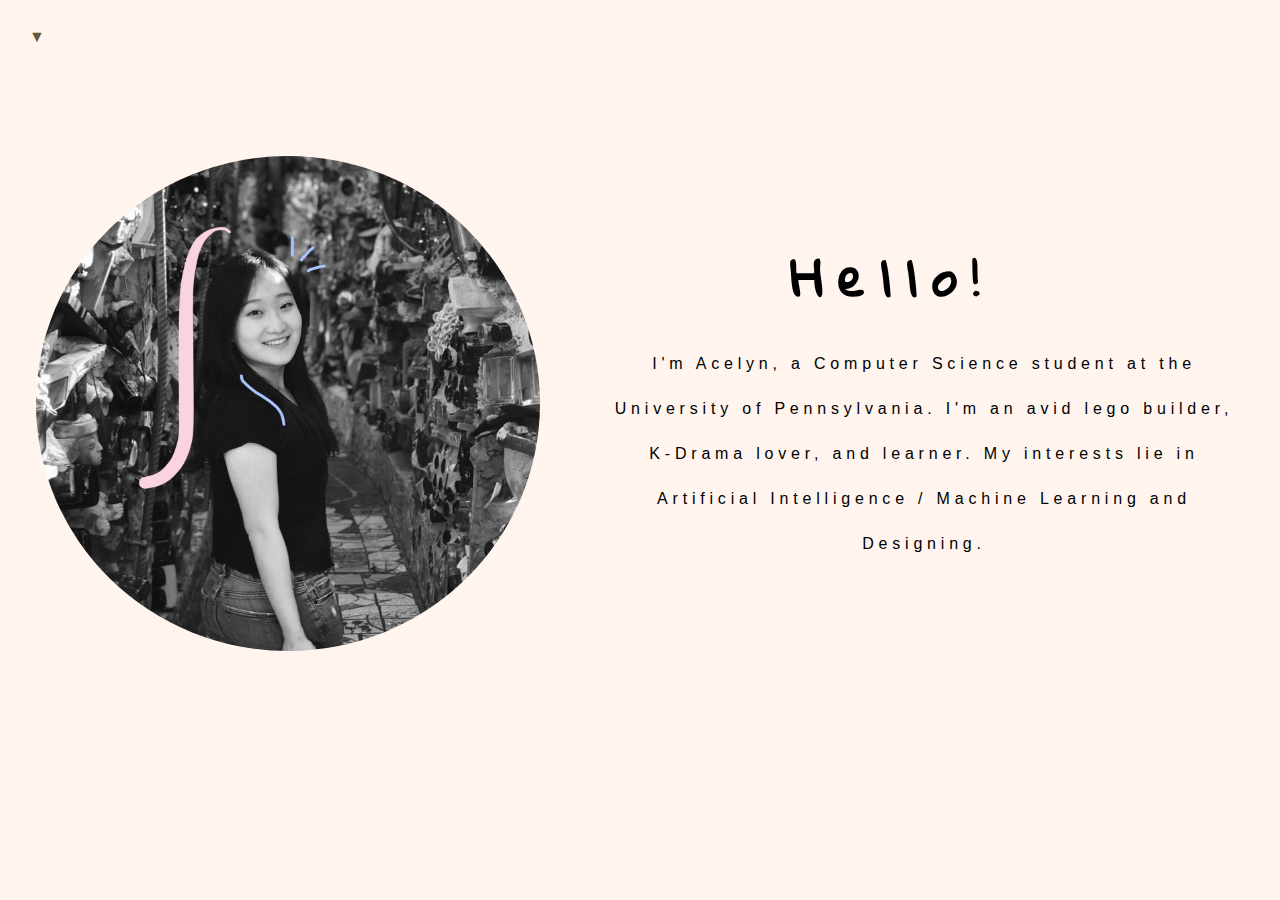
<file: pages/introduction.html>
<!DOCTYPE html>
<html>
<head>
	<title>Introduction</title>
	<link rel="stylesheet" href="introstyle.css">
	<link href="https://fonts.googleapis.com/css2?family=Cedarville+Cursive&family=Major+Mono+Display&display=swap" rel="stylesheet">
	<link href="https://fonts.googleapis.com/css2?family=Cedarville+Cursive&family=Major+Mono+Display&family=Open+Sans+Condensed:wght@300&display=swap" rel="stylesheet">
	<link href="https://fonts.googleapis.com/css2?family=Gloria+Hallelujah&display=swap" rel="stylesheet">
	<link href="https://fonts.googleapis.com/css2?family=PT+Sans:wght@700&display=swap" rel="stylesheet">
</head>
<body>
	<meta name="viewport" content="width=device-width, initial-scale=1.0">
	<header>
		<div class="dropdown">
		 	<button class="dropbtn">▼
	     	 	<i class="fa fa-caret-down"></i>
	    	</button>
		 	<div id="navigation">
		 		<a href="index.html">Home</a>
			  	<a href="">Introduction</a>
				<a href="aboutme.html">About me</a>
				<a href="links.html">Portfolio</a>
			</div>
		</div>
	</header>
	<div id="picture">
		<img id="self" src="../resources/drawself2.jpg">
		<div id=caption>
			<span id="hello">Hello!</span> 
			<p>
				I'm Acelyn, a Computer Science student at the University of Pennsylvania. I'm an avid lego builder, K-Drama lover, and learner. My interests lie in Artificial Intelligence / Machine Learning and Designing.
			</p>
		</div>
	</div>
</body>
</html>
</file>
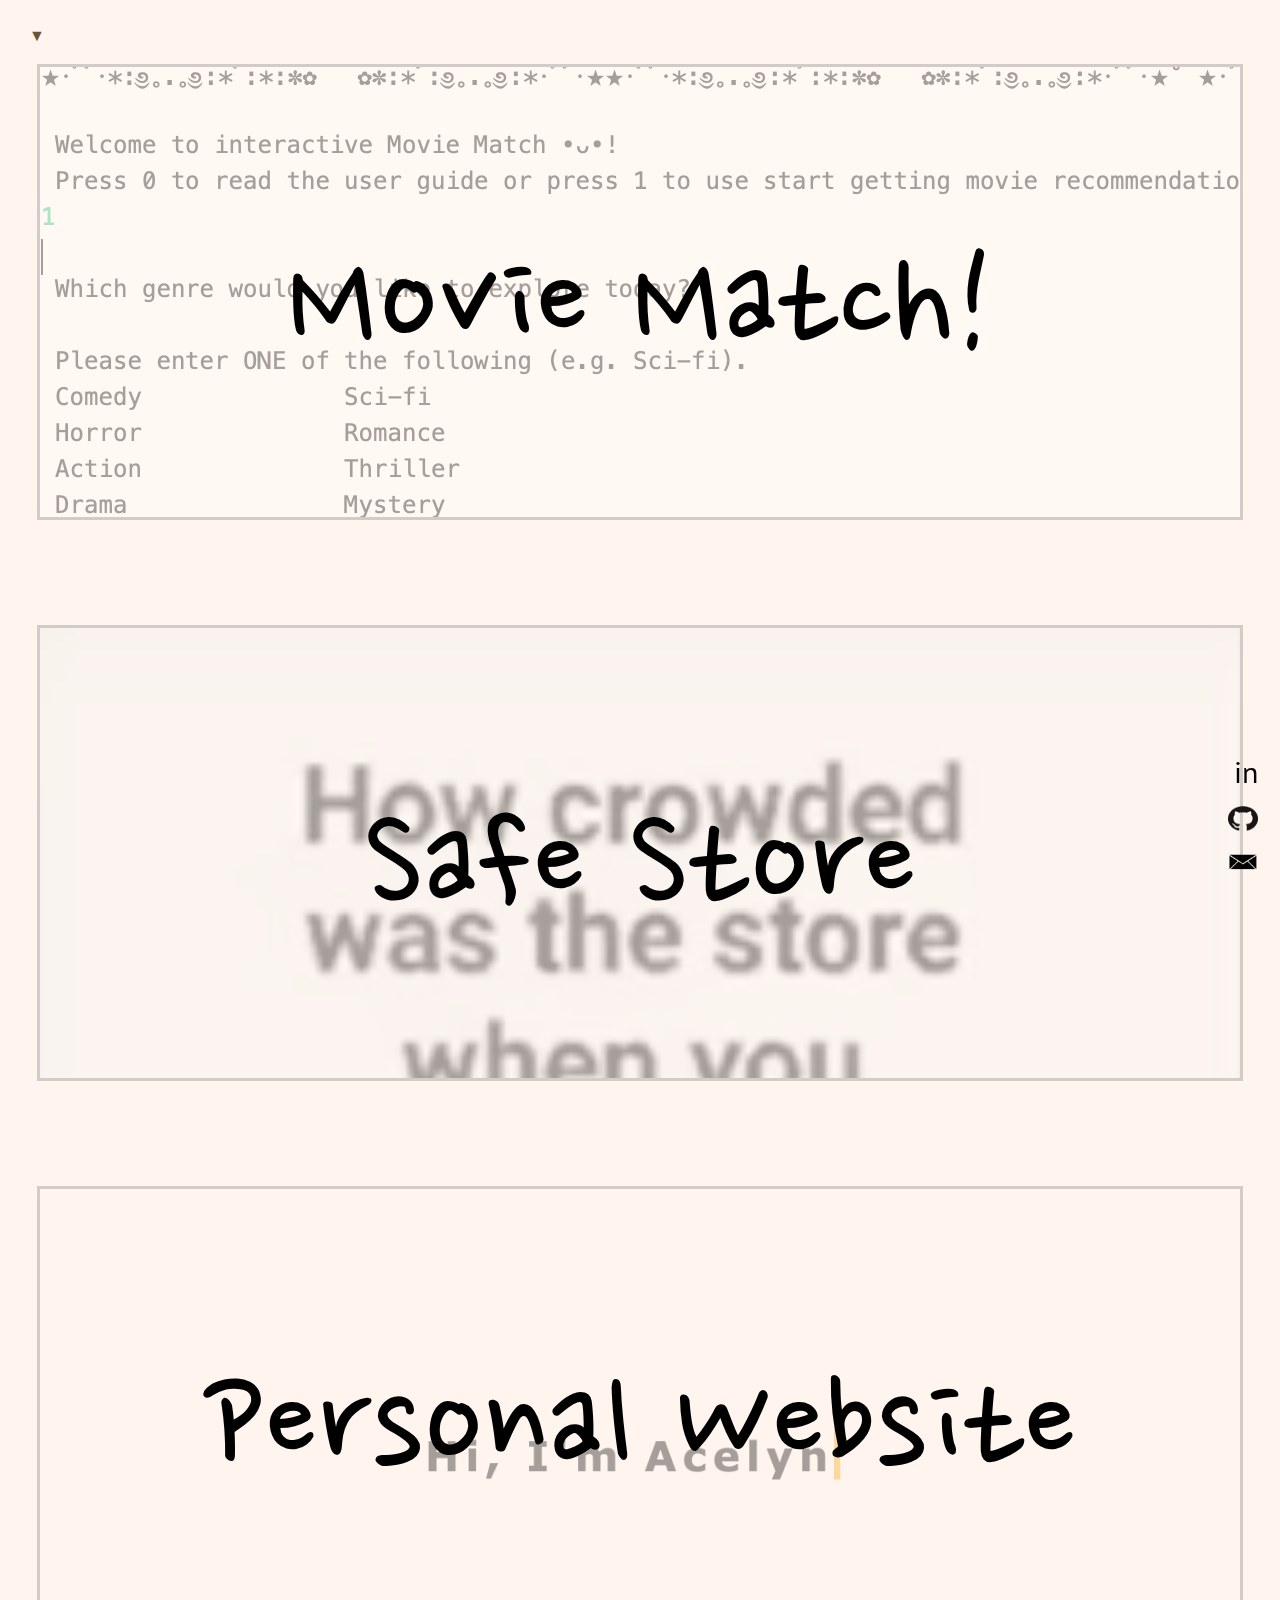
<file: pages/links.html>
<!DOCTYPE html>
<html>
<head>
	<title>Links</title>
	<link rel="stylesheet" href="linkstyle.css">
	<link href="https://fonts.googleapis.com/css2?family=PT+Sans:wght@700&display=swap" rel="stylesheet">
	<link href="https://fonts.googleapis.com/css2?family=Nanum+Pen+Script&display=swap" rel="stylesheet">
</head>
<body>
	<meta name="viewport" content="width=device-width, initial-scale=1.0">
	<header>
		<div class="dropdown">
		 	<button class="dropbtn">▼
	     	 	<i class="fa fa-caret-down"></i>
	    	</button>
		 	<div id="navigation">
		 		<a href="index.html">Home</a>
			  	<a href="introduction.html">Introduction</a>
				<a href="aboutme.html">About me</a>
				<a href="">Portfolio</a>
			</div>
		</div>
	</header>
	<div id="moviemain">
		<p id="moviedetail">Java (jsoup & regex)</p>
		<p id="labelmovie">Movie Match!</p>
		<a id="movie" href="https://github.com/ac-hj/Movie-Match-" target="_blank">
		</a>
	</div>
	<div id="safemain">
		<p id="safedetail">React, JSON</p>
		<p id="labelsafe">Safe Store</p>
		<a id="safe" href="https://github.com/ac-hj/safe-store" target="_blank">
		</a>
	</div>
	<div id="websitemain">
		<p id="websitedetail">HTML, CSS, JavaScript</p>
		<p id="labelwebsite">Personal Website</p>
		<a id="website" href="https://github.com/ac-hj/Movie-Match-" target="_blank">
		</a>
	</div>
</body>
<footer>
	<div id="icon">
			<a id ="linkedin" href="https://www.linkedin.com/in/acelynchoi/" target="_blank">
				<p id="linked">in</p>
			</a>
			<a id ="github" href="https://github.com/ac-hj" target="_blank">
				<img id="git" src="../resources/github2.png">
			</a>
			<a id="emaillink" href="mailto:choihye@seas.upenn.edu">
				<img id="email" src="../resources/email.png">
			</a>  
		</div>
</footer>
</html>
</file>
<file: pages/introstyle.css>
body {
	background-color: seashell;
    font-family: "Verdana", sans-serif;
}

header {
	padding: 6px 5px;
	display; flex;
	justify-content: top;
}

/* Elements for narrower screens */
@media only screen and (max-width: 1024px) {
	#picture {
		display: flex;
		flex-direction: column;
		justify-content: start;
		margin-top: 28vh;
		align-content: center;
		align-items: center;
		flex-wrap: nowrap;
	}

	#self {
		height: 20vh;
		width: 20vh;
		border-radius: 100%;
		margin-left: 0em;
		margin-right: 0em;
		padding-right: 0em;
		border: 0px double #695438;
	}

	p {
		font-size: 1vh;
		width: 40em;
		letter-spacing: .30em;
		line-height: 2vh;
		text-align: center;
	}

	#lego {
	    font-size: 1.2vh;
		width: 40em;
		letter-spacing: .30vh;
		line-height: 1vh;
	}

	#disney {
		font-size: 1.2vh;
		width: 40em;
		letter-spacing: .30em;
		line-height: 1vh;
	}

	#learner {
		font-size: 1.2vh;
		width: 4vh;
		letter-spacing: .30em;
		line-height: 1vh;
	}

	#hello {
		font-size: 4vh;
		font-weight: bold;
		letter-spacing: .30em;
		text-align: center;
		font-family: 'Gloria Hallelujah', cursive;
	}
}

#caption {
	display: flex;
	flex-direction: column;
	margin-top: 0vh;
	align-items: center;
	align-content: center;
	text-align: center;
}

/* Elements for wider screens */
@media only screen and (min-width: 1025px) {

	#picture {
		display: flex;
		flex-direction: row;
		justify-content: center;
		margin-top: 10vh;
		align-content: center;
		align-items: center;
		flex-wrap: nowrap;
	}

	#self {
	height: 55vh;
	width: 56vh;
	border-radius: 100%;
	margin-left: 0em;
	margin-right: 0em;
	padding-right: 0em;
	border: 0px double #695438;

	}

	#hello {
		font-size: 50px;
		font-weight: bold;
		letter-spacing: .30em;
		font-family: 'Gloria Hallelujah', cursive;
	}

	#lego {
	    font-size: 15px;
		width: 40em;
		letter-spacing: .30em;
		line-height: 5vh;
	}

	#disney {
		font-size: 15px;
		width: 40em;
		letter-spacing: .30em;
		line-height: 5vh;
	}

	#learner {
		font-size: 15px;
		width: 40em;
		letter-spacing: .30em;
		line-height: 5vh;
	}

	p {
		width: 40em;
		letter-spacing: .30em;
		line-height: 5vh;
		margin-left: 4em;

	}
}

/* Navigation bar */
.dropdown {
  overflow: hidden;
  width: 5em;
}

.dropdown .dropbtn {
  font-size: 16px;
  border-radius: 25%;
  border:none;
  outline: none;
  color:#695438 ;
  padding: 14px 16px;
  background-color: inherit;
  font-family: inherit; 
  margin: 0; 
}

.dropdown:hover .dropbtn {
  background-color: orange;
}

#navigation {
  display: none;
  position: absolute;
  background-color: #f9f9f9;
  min-width: 160px;
  box-shadow: 0px 8px 16px 0px rgba(0,0,0,0.2);
  z-index: 1;
}

#navigation a {
  float: none;
  color: black;
  padding: 12px 16px;
  text-decoration: none;
  display: block;
  text-align: left;
}

#navigation a:hover {
  background-color: #ddd;
}

.dropdown:hover #navigation {
  display: block;
}
</file>
<file: pages/linkstyle.css>
html {
	width: 100%;
	height: 100%;
}

body {
  font-family: "Verdana", sans-serif;
  background-color: seashell;
  font-size: 15px;
  width: auto;
  height: auto;
  display: flex;
  flex-direction: column;
  justify-content: space-around;
}

header {
	padding: 5px 5px;
	display; flex;
	justify-content: start;
}

/* Navigation bar */
.dropdown {
  overflow: hidden;
  width: 5em;
  z-index: 3;
}

.dropdown .dropbtn {
  font-size: 16px;
  border-radius: 25%;
  border:none;
  outline: none;
  color:#695438 ;
  padding: 14px 16px;
  background-color: inherit;
  font-family: inherit;
  margin: 0; 
}

.dropdown:hover .dropbtn {
  background-color: orange;
  z-index: 3;
}

#navigation {
  display: none;
  position: absolute;
  background-color: #f9f9f9;
  min-width: 160px;
  box-shadow: 0px 8px 16px 0px rgba(0,0,0,0.2);
  z-index: 1;
  z-index: 3;
}

#navigation a {
  float: none;
  color: black;
  padding: 12px 16px;
  text-decoration: none;
  display: block;
  text-align: left;
}

#navigation a:hover {
  background-color: #ddd;
  z-index: 3;
}

.dropdown:hover #navigation {
  display: block;
  z-index: 3;
}

/* Elements for narrower screens */
@media only screen and (max-width: 1024px) {
	#moviemain {
		display: flex;
		flex-direction: row;
		justify-content: center;
	}

	#movie {
		opacity: 0.35;
		background-image: url("../resources/Moviesample.png");
		background-size: cover;
		margin-top: 3vh;
		width: 80vw;
		height: 30vh;
		z-index: 0;
		border: 3px solid grey;
	}

	#labelmovie {
		position: absolute;
		font-family: 'Nanum Pen Script', cursive;
		/*margin-top: 1em;*/
		font-size: 15vw;
		z-index: 2;
		margin-left: 2vw;
	}

	#moviedetail {
		display: none;
		position: absolute;
		font-family: 'Nanum Pen Script', cursive;
		right: 0;
		margin-right: 13vw;
		margin-top: 28vh;
		font-size: 5vw;
		z-index: 2;
		background-color: orange;
	}

	#moviemain:hover #moviedetail{
		display: block;
		animation: loadtwo 1s both;
	}

	#safemain {
		display: flex;
		flex-direction: row;
		justify-content: center;
		margin-top: 7vh;

	}

	#safe {
		opacity: 0.35;
		background-image: url("../resources/safepic.png");
		background-size: cover;
		margin-top: 3vh;
		width: 80vw;
		height: 30vh;
		z-index: 0;
		border: 3px solid grey;
	}

	#labelsafe {
		position: absolute;
		font-family: 'Nanum Pen Script', cursive;
		/*margin-top: 1em;*/
		font-size: 15vw;
		z-index: 2;
		margin-left: 2vw;
	}

	#safedetail {
		position: absolute;
		display: none;
		font-family: 'Nanum Pen Script', cursive;
		margin-top: 28vh;
		right: 0;
		margin-right: 13vw;
		margin-top: 28vh;
		font-size: 5vw;
		z-index: 2;
		background-color: orange;
	}

	#safemain:hover #safedetail{
		display: block;
		animation: loadtwo 1s both;
	}

	#websitemain {
		display: flex;
		flex-direction: row;
		justify-content: center;
		margin-top: 7vh;
		margin-bottom: 7vh;
	}

	#website {
		opacity: 0.35;
		background-image: url("../resources/website.png");
		background-position: center;
		background-size: cover;
		margin-top: 3vh;
		width: 80vw;
		height: 30vh;
		z-index: 0;
		border: 3px solid grey;
	}

	#labelwebsite {
		position: absolute;
		font-family: 'Nanum Pen Script', cursive;
		/*margin-top: 1em;*/
		font-size: 15vw;
		z-index: 2;
		margin-left: 2vw;
		width: 50vw;
		line-height: 8vh;
	}

	#websitedetail {
		position: absolute;
		display: none;
		font-family: 'Nanum Pen Script', cursive;
		margin-top: 28vh;
		right: 0;
		margin-right: 13vw;
		margin-top: 28vh;
		font-size: 5vw;
		z-index: 2;
		background-color: orange;
	}

	#websitemain:hover #websitedetail{
		display: block;
		animation: loadtwo 1s both;
	}



	@keyframes loadtwo {
	   0%{
	        transform: translateX(1vw);
	        visibility: hidden;
	        opacity: 0;
	 }
	   100%{
	        opacity: .9;
	        visibility: visible;
	        transform: translateX(0px);
	 }
	}

	#icon {
		display: flex;
		flex-direction: column;
		align-items: end;
		margin-right: 1.5em;
		margin-bottom: 1.5em;
	}

	img {
		width: 2em;
		height: 1.7em;
	}


	#linkedin {
		animation: load 1s both;
		font-size: 2em;
		float: right;
		margin-top: 1em;
	}

	#git {
		animation: load 1s both;
		animation-delay: 0.2s;
		margin-top: 0.0em;
		margin-top: 1em;
	}

	#email {
		animation: load 1s both;
		animation-delay: 0.4s;
		margin-top: 1em;
	}

	#linked {
		font-family: 'PT Sans', sans-serif;
		color: black;
		text-decoration: none;
		margin: 0.0em 0.0em;
	}


	@keyframes load{
	   0%{
	        transform: translateX(100px);
	        visibility: hidden;
	        opacity: 0;
	 }
	   100%{
	        opacity: .9;
	        visibility: visible;
	        transform: translateX(0px);
	 }
	}
}

/* Elements for wider screens */
@media only screen and (min-width: 1025px) {
	#moviemain {
		display: flex;
		flex-direction: row;
		justify-content: center;
	}

	#movie {
		opacity: 0.35;
		background-image: url("../resources/Moviesample.png");
		width: 80em;
		height: 30em;
		z-index: 0;
		border: 3px solid grey;
	}

	#labelmovie {
		position: absolute;
		font-family: 'Nanum Pen Script', cursive;
		font-size: 10em;
		z-index: 2;
	}

	#moviedetail {
		display: none;
		position: absolute;
		font-family: 'Nanum Pen Script', cursive;
		margin-top: 1em;
		right: 0;
		margin-right: 5em;
		margin-bottom: 8.5em;
		bottom: 0;
		font-size: 2em;
		z-index: 2;
		background-color: orange;
	}

	#moviemain:hover #moviedetail{
		display: block;
		animation: loadtwo 1s both;
	}

	#safemain {
		display: flex;
		flex-direction: row;
		justify-content: center;
		margin-top: 7em;

	}

	#safe {
		opacity: 0.35;
		background-image: url("../resources/safepic.png");
		background-repeat: no-repeat;
		background-size: 100%;
		width: 80em;
		height: 30em;
		z-index: 0;
		border: 3px solid grey;
	}

	#labelsafe {
		position: absolute;
		font-family: 'Nanum Pen Script', cursive;
		font-size: 10em;
		z-index: 2;
	}

	#safedetail {
		position: absolute;
		display: none;
		font-family: 'Nanum Pen Script', cursive;
		margin-top: 13.5em;
		right: 0;
		margin-right: 5em;
		font-size: 2em;
		z-index: 2;
		background-color: orange;
	}

	#safemain:hover #safedetail{
		display: block;
		animation: loadtwo 1s both;
	}

	#websitemain {
		display: flex;
		flex-direction: row;
		justify-content: center;
		margin-top: 7em;
		margin-bottom: 7em;
	}

	#website {
		opacity: 0.35;
		background-image: url("../resources/website.png");
		background-repeat: no-repeat;
		background-size: 100%;
		width: 80em;
		height: 30em;
		z-index: 0;
		border: 3px solid grey;
	}



	#labelwebsite {
		position: absolute;
		font-family: 'Nanum Pen Script', cursive;
		font-size: 10em;
		z-index: 2;
	}

	#websitedetail {
		position: absolute;
		display: none;
		font-family: 'Nanum Pen Script', cursive;
		margin-top: 13.5em;
		right: 0;
		margin-right: 5em;
		font-size: 2em;
		z-index: 2;
		background-color: orange;
	}

	#websitemain:hover #websitedetail{
		display: block;
		animation: loadtwo 1s both;
	}

	@keyframes loadtwo {
	   0%{
	        transform: translateX(100px);
	        visibility: hidden;
	        opacity: 0;
	 }
	   100%{
	        opacity: .9;
	        visibility: visible;
	        transform: translateX(0px);
	 }
	}

	#icon {
		display: flex;
		flex-direction: column;
		align-items: end;
		margin-right: 1.5em;
		margin-bottom: 1.5em;
	}

	img {
		width: 2em;
		height: 1.7em;
	}


	#linkedin {
		animation: load 1s both;
		font-size: 2em;
		float: right;
		margin-top: 1em;
	}

	#git {
		animation: load 1s both;
		animation-delay: 0.2s;
		margin-top: 0.0em;
		margin-top: 1em;
	}

	#email {
		animation: load 1s both;
		animation-delay: 0.4s;
		margin-top: 1em;
	}

	#linked {
		font-family: 'PT Sans', sans-serif;
		color: black;
		text-decoration: none;
		margin: 0.0em 0.0em;
	}


	@keyframes load{
	    0% {
	        transform: translateX(100px);
	        visibility: hidden;
	        opacity: 0;
	    }
	    100% {
	        opacity: .9;
	        visibility: visible;
	        transform: translateX(0px);
	    }
	}
}

a:link {
  text-decoration: none;
}

a:visited {
  text-decoration: none;
}

footer {
	position: fixed;
	bottom: 0;
	right: 0px;
}
</file>
